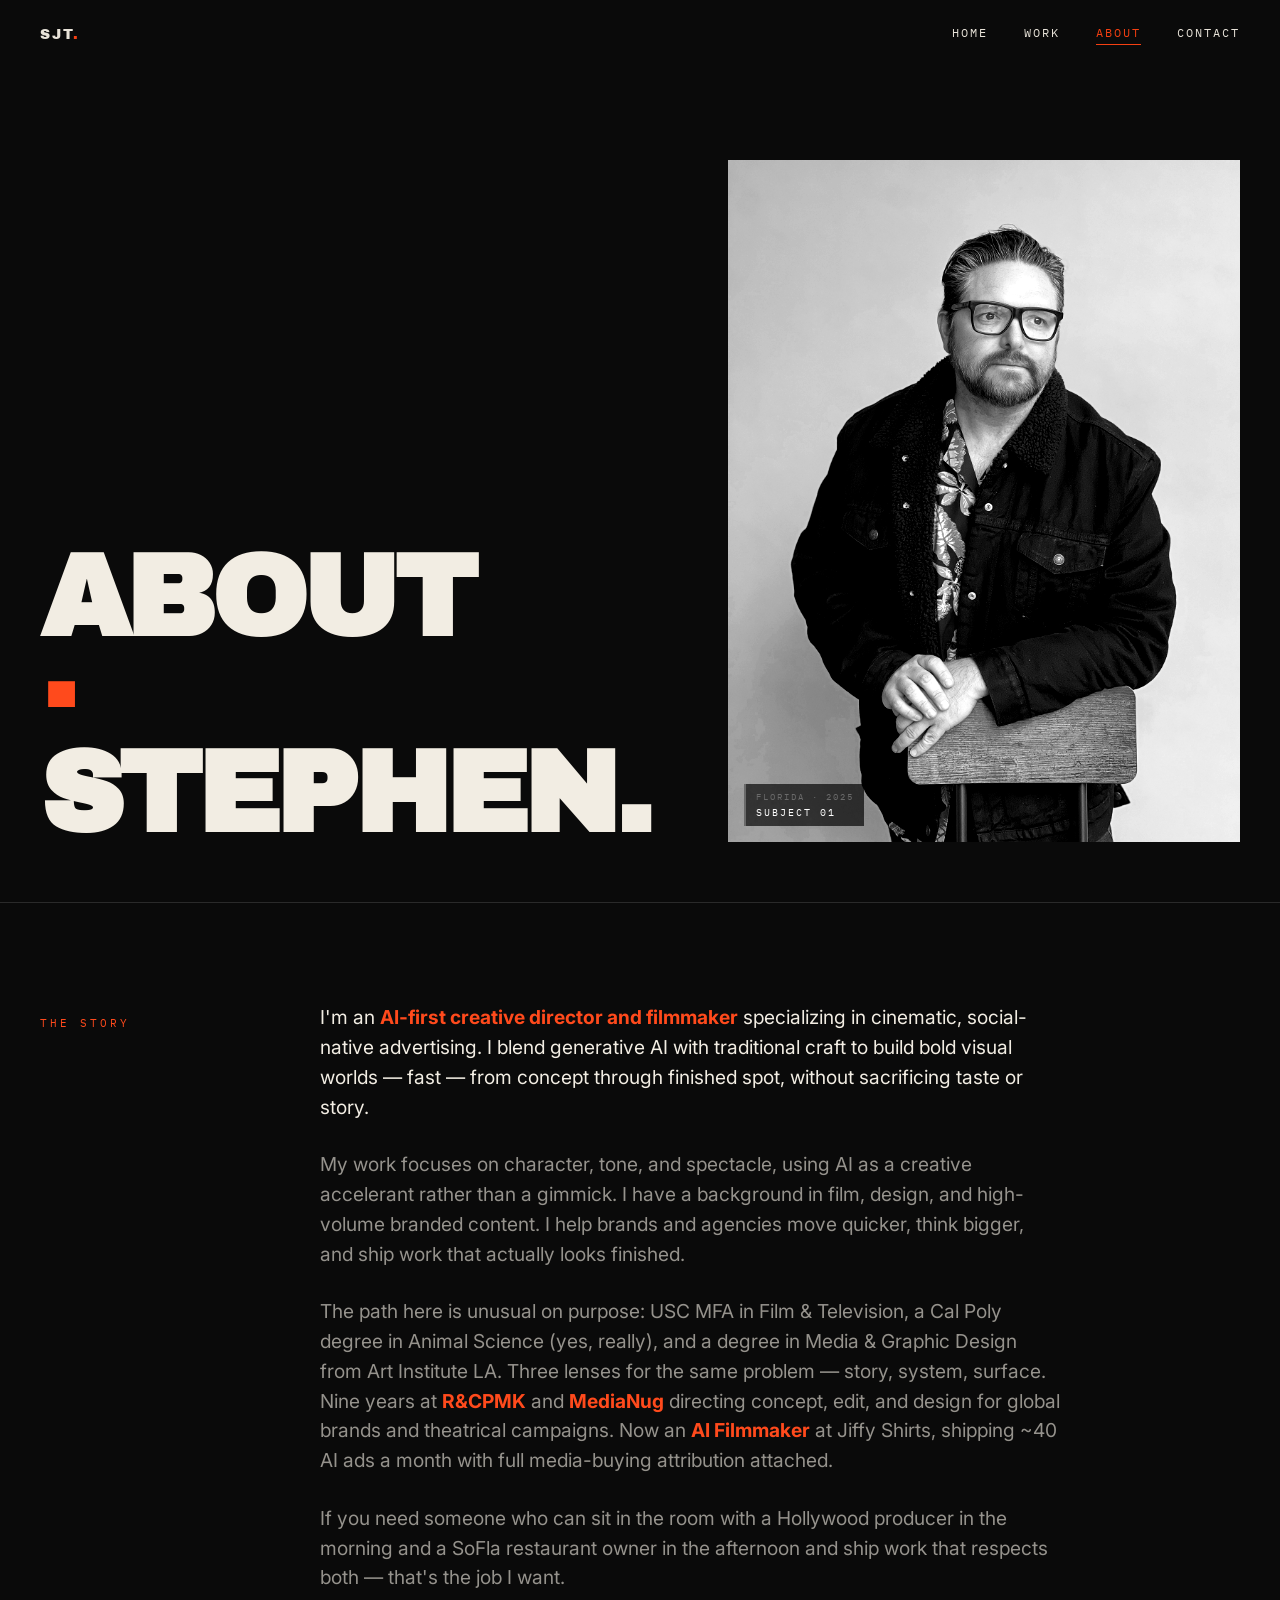
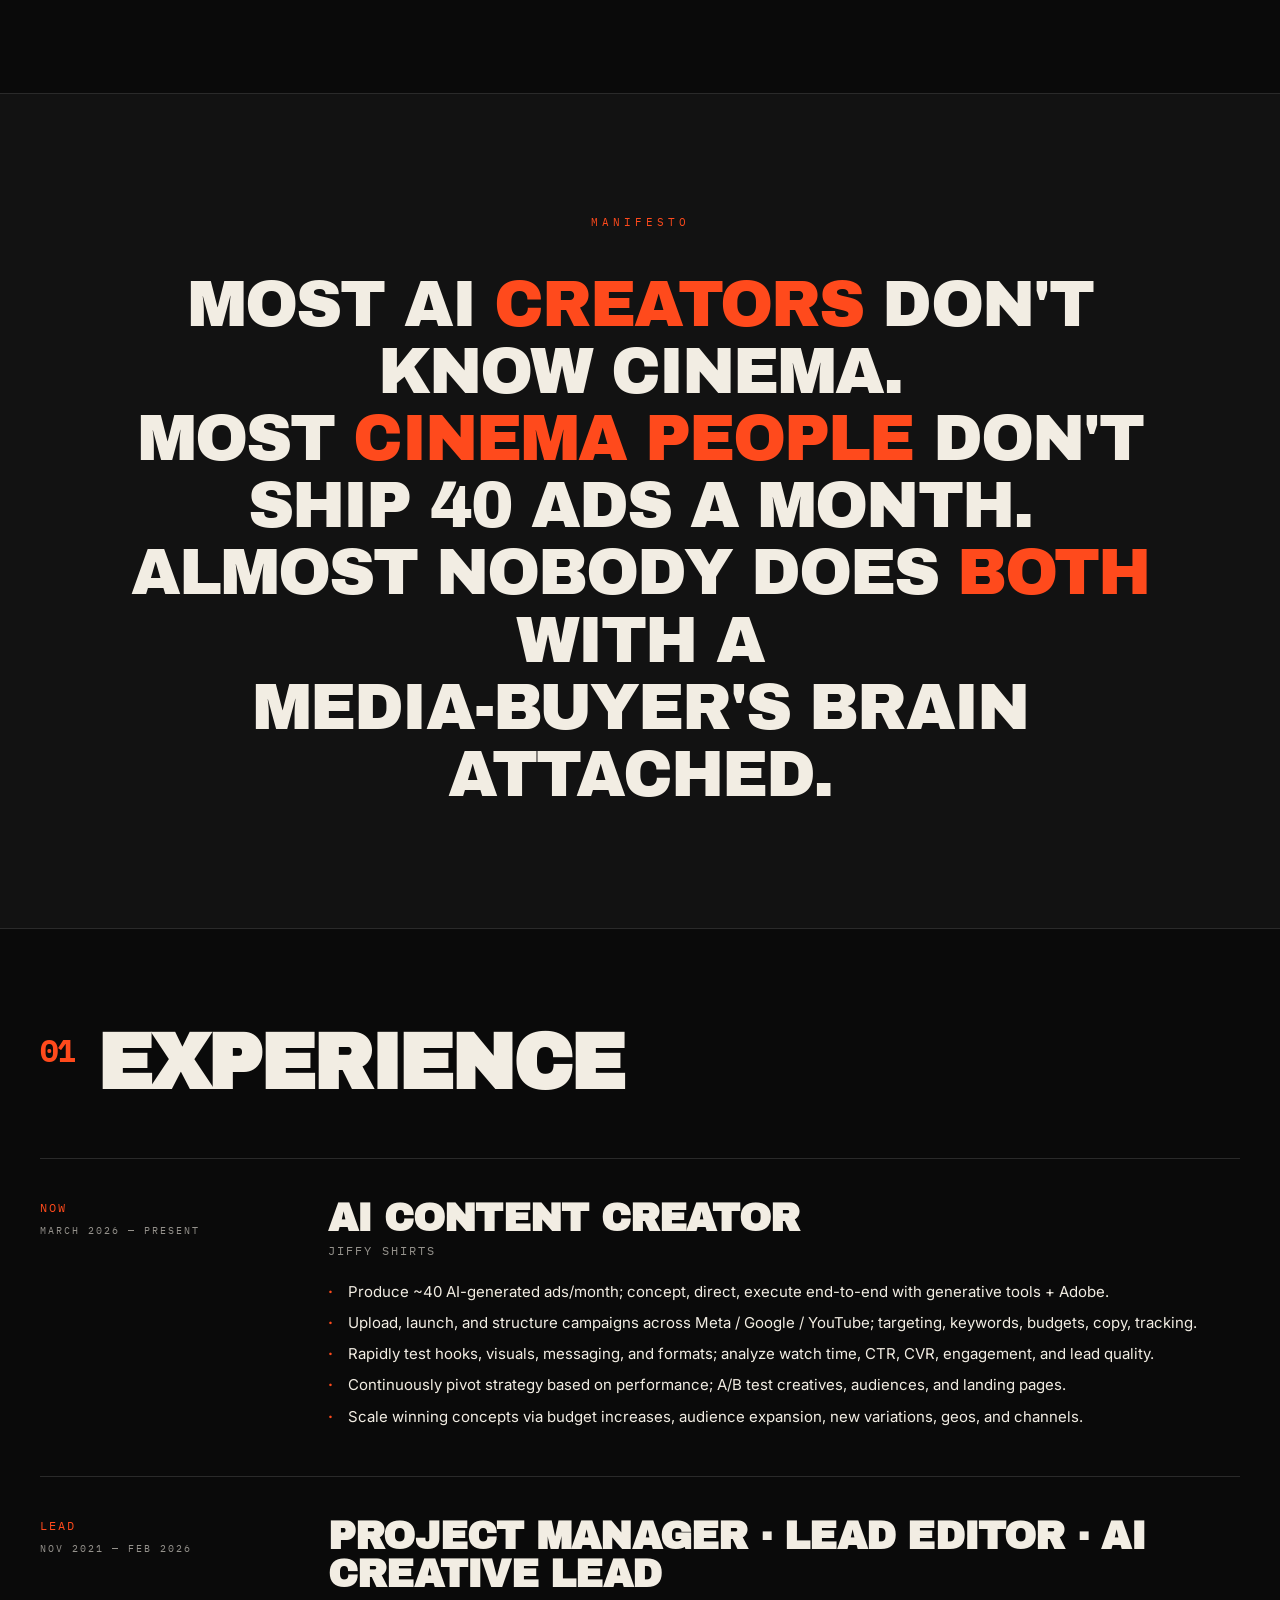
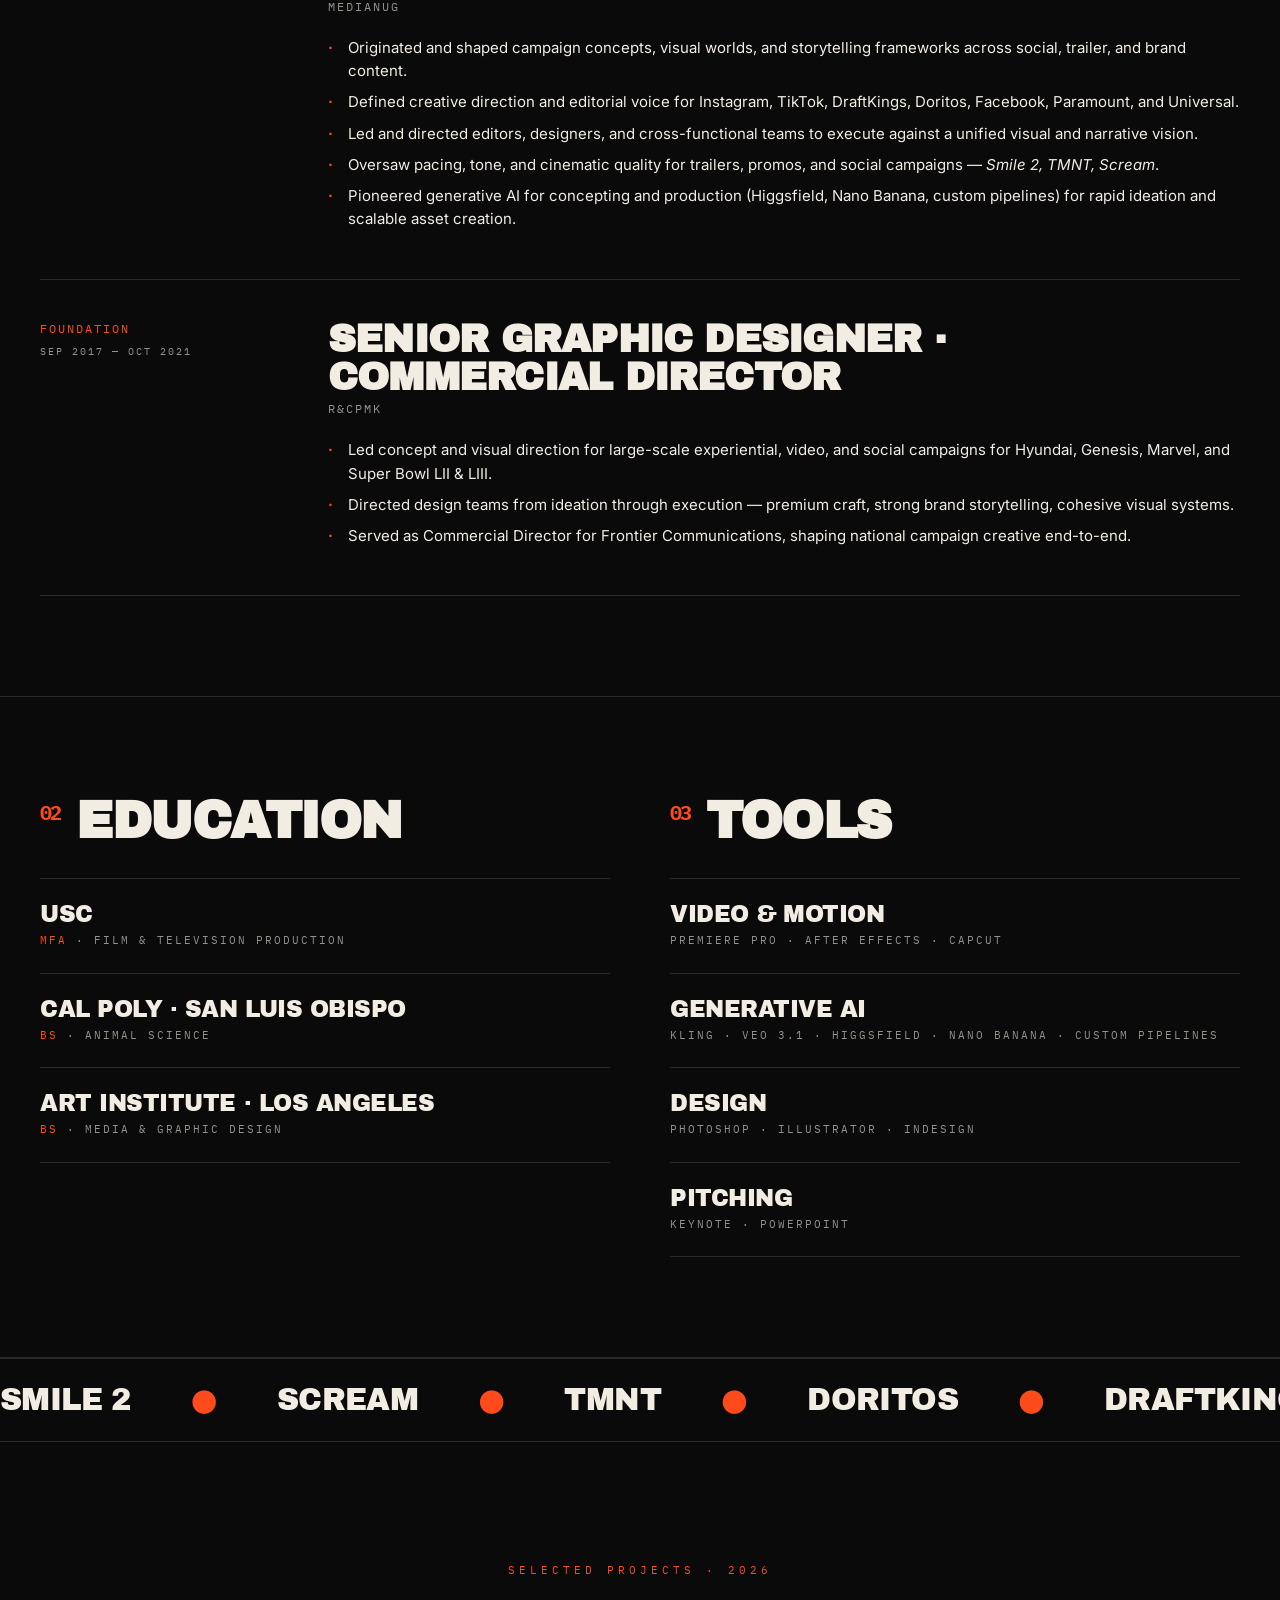
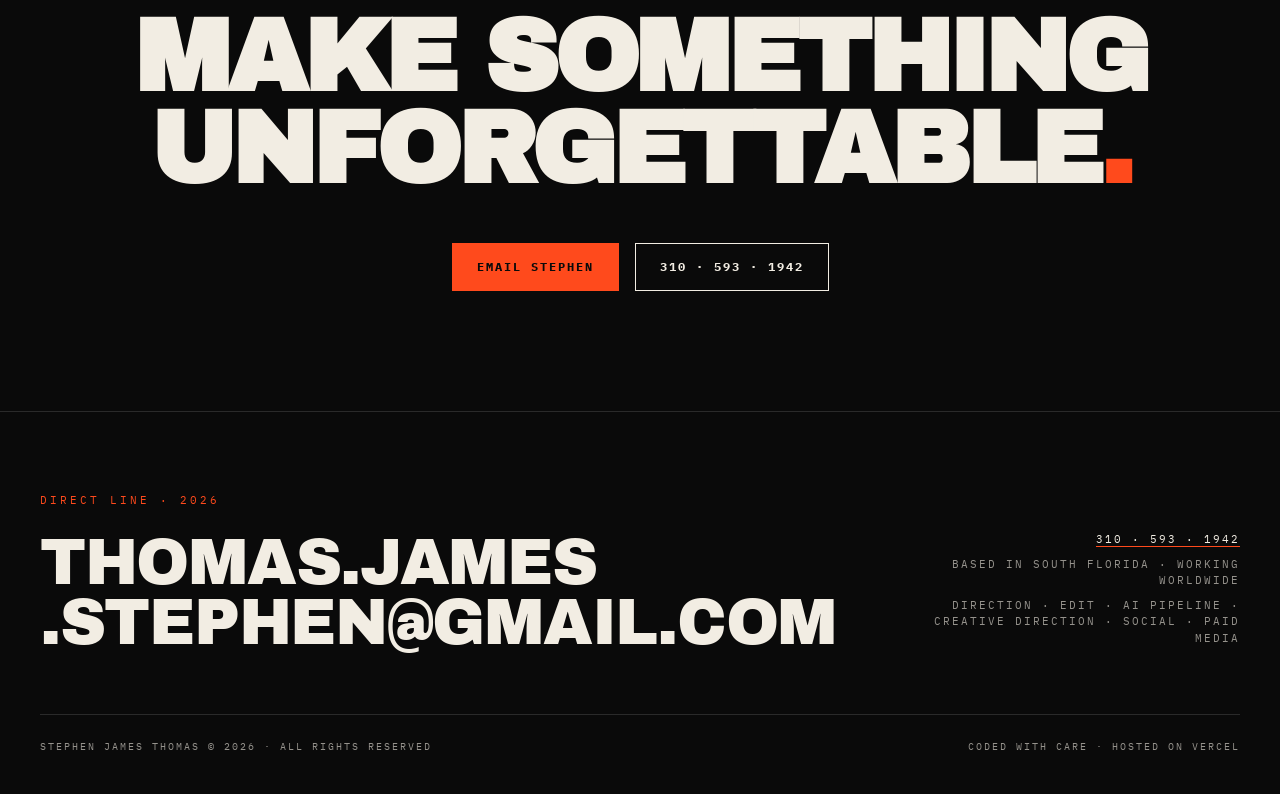
<file: about.html>
<!DOCTYPE html>
<html lang="en">
<head>
<meta charset="UTF-8">
<meta name="viewport" content="width=device-width, initial-scale=1.0">
<title>About — Stephen James Thomas</title>
<meta name="description" content="Stephen James Thomas. AI Filmmaker, director, and creative lead. USC MFA Film & Television Production. Cal Poly San Luis Obispo BS Animal Science. Art Institute of Los Angeles BS Media & Graphic Design. Nine years at R&CPMK and MediaNug. Now shipping AI ads at Jiffy Shirts.">
<meta property="og:title" content="About — Stephen James Thomas">
<meta property="og:description" content="Cinematic taste, generative speed. Built end-to-end. Built for now.">
<meta property="og:image" content="https://img1.wsimg.com/isteam/ip/c4a8f62f-b64a-4068-813d-58c42c853ae6/hf_20260301_074450_5ca5c105-e984-43ba-be63-c4.jpeg">
<meta name="theme-color" content="#0A0A0A">
<link rel="icon" href="data:image/svg+xml,%3Csvg xmlns='http://www.w3.org/2000/svg' viewBox='0 0 100 100'%3E%3Crect width='100' height='100' fill='%230A0A0A'/%3E%3Ctext x='50' y='72' font-family='Arial Black' font-size='80' fill='%23FF4A1C' text-anchor='middle'%3ES%3C/text%3E%3C/svg%3E">
<link rel="preconnect" href="https://fonts.googleapis.com">
<link rel="preconnect" href="https://fonts.gstatic.com" crossorigin>
<link href="https://fonts.googleapis.com/css2?family=Archivo+Black&family=IBM+Plex+Mono:wght@400;500;700&family=Inter:wght@400;500;700;900&display=swap" rel="stylesheet">
<link rel="stylesheet" href="styles.css">
<style>
  /* ============ ABOUT PAGE ============ */
  .about-hero {
    padding: 160px var(--pad-x) 60px;
    display: grid;
    grid-template-columns: 1.1fr 1fr;
    gap: 80px;
    align-items: end;
    border-bottom: 1px solid var(--grey);
  }
  .about-hero h1 {
    font-family: var(--font-display);
    font-size: clamp(54px, 9vw, 168px);
    line-height: 0.85;
    letter-spacing: -0.04em;
    text-transform: uppercase;
  }
  .about-hero h1 .accent { color: var(--orange); }
  .about-photo {
    aspect-ratio: 3/4;
    /* Portrait of Stephen — drop a new image at videos/SJT Website 2026 Stills/ and update this URL to swap */
    background-image: url('videos/SJT%20Website%202026%20Stills/SJT%20profile%20Look%20Right.jpg');
    background-size: cover; background-position: center;
    filter: grayscale(100%) contrast(1.15);
    position: relative;
    overflow: hidden;
  }
  .about-photo::after {
    content: ''; position: absolute; inset: 0;
    background: var(--orange);
    mix-blend-mode: color;
    opacity: 0.22;
  }
  .about-photo .photo-meta {
    position: absolute; left: 16px; bottom: 16px; z-index: 2;
    font-family: var(--font-mono);
    font-size: 10px; letter-spacing: 2px; text-transform: uppercase;
    color: var(--cream);
    background: rgba(0,0,0,0.6);
    padding: 6px 10px;
    border-left: 2px solid var(--orange);
  }
  .about-photo .photo-meta span {
    display: block; color: var(--orange); font-size: 9px; margin-bottom: 2px;
  }

  /* bio section */
  .bio-section {
    padding: 100px var(--pad-x);
    display: grid;
    grid-template-columns: 200px 1fr;
    gap: 80px;
    border-bottom: 1px solid var(--grey);
  }
  .bio-section .label {
    font-family: var(--font-mono);
    font-size: 11px; letter-spacing: 3px; text-transform: uppercase;
    color: var(--orange);
    padding-top: 12px;
  }
  .bio-section .body {
    max-width: 740px;
  }
  .bio-section p {
    font-family: var(--font-body);
    font-size: clamp(17px, 1.5vw, 22px);
    line-height: 1.55;
    color: var(--cream);
    margin-bottom: 28px;
  }
  .bio-section p strong { color: var(--orange); font-weight: 700; }
  .bio-section p + p { color: var(--cream-dim); }
  .bio-section p:last-child { margin-bottom: 0; }

  /* manifesto pull quote */
  .manifesto {
    padding: 120px var(--pad-x);
    text-align: center;
    background: var(--bg-2);
    border-bottom: 1px solid var(--grey);
  }
  .manifesto .label {
    font-family: var(--font-mono);
    font-size: 11px; letter-spacing: 4px; text-transform: uppercase;
    color: var(--orange);
    margin-bottom: 40px;
  }
  .manifesto blockquote {
    font-family: var(--font-display);
    font-size: clamp(32px, 5vw, 80px);
    line-height: 1.05;
    letter-spacing: -0.03em;
    text-transform: uppercase;
    max-width: 1100px;
    margin: 0 auto;
  }
  .manifesto blockquote .em { color: var(--orange); }

  /* experience timeline */
  .timeline-section {
    padding: 100px var(--pad-x);
    border-bottom: 1px solid var(--grey);
  }
  .timeline-section h2 {
    font-family: var(--font-display);
    font-size: clamp(40px, 6vw, 96px);
    text-transform: uppercase;
    line-height: 0.9;
    letter-spacing: -0.03em;
    margin-bottom: 60px;
  }
  .timeline-section h2 .num {
    color: var(--orange); font-size: 0.4em; vertical-align: super;
    font-family: var(--font-mono);
  }
  .role {
    display: grid;
    grid-template-columns: 240px 1fr;
    gap: 48px;
    padding: 40px 0;
    border-top: 1px solid var(--grey);
    align-items: start;
  }
  .role:last-child { border-bottom: 1px solid var(--grey); }
  .role .when {
    font-family: var(--font-mono);
    font-size: 12px; letter-spacing: 2px; text-transform: uppercase;
    color: var(--orange);
  }
  .role .when .span-years {
    display: block;
    color: var(--cream-dim);
    margin-top: 6px;
    font-size: 10px;
  }
  .role h3 {
    font-family: var(--font-display);
    font-size: clamp(24px, 3vw, 40px);
    text-transform: uppercase;
    line-height: 1;
    letter-spacing: -0.02em;
    margin-bottom: 4px;
  }
  .role .place {
    font-family: var(--font-mono);
    font-size: 12px; letter-spacing: 2px; text-transform: uppercase;
    color: var(--cream-dim);
    margin-bottom: 20px;
  }
  .role ul {
    list-style: none; padding: 0;
  }
  .role ul li {
    font-size: 15px;
    line-height: 1.55;
    color: var(--cream);
    padding-left: 20px;
    position: relative;
    margin-bottom: 8px;
  }
  .role ul li::before {
    content: '·';
    color: var(--orange);
    position: absolute;
    left: 0; top: 0;
    font-weight: 700;
  }

  /* education + tools */
  .ed-tools {
    padding: 100px var(--pad-x);
    display: grid;
    grid-template-columns: 1fr 1fr;
    gap: 60px;
    border-bottom: 1px solid var(--grey);
  }
  .panel h2 {
    font-family: var(--font-display);
    font-size: clamp(32px, 4vw, 64px);
    text-transform: uppercase;
    line-height: 0.95;
    letter-spacing: -0.03em;
    margin-bottom: 32px;
  }
  .panel h2 .num {
    color: var(--orange); font-size: 0.4em; vertical-align: super;
    font-family: var(--font-mono);
  }
  .panel .row {
    padding: 24px 0;
    border-top: 1px solid var(--grey);
  }
  .panel .row:last-child { border-bottom: 1px solid var(--grey); }
  .panel .row .top {
    font-family: var(--font-display);
    font-size: clamp(18px, 1.8vw, 24px);
    text-transform: uppercase;
    line-height: 1;
    letter-spacing: -0.02em;
    margin-bottom: 6px;
  }
  .panel .row .bot {
    font-family: var(--font-mono);
    font-size: 11px; letter-spacing: 2px; text-transform: uppercase;
    color: var(--cream-dim);
  }
  .panel .row .bot .accent { color: var(--orange); }

  /* CTA */
  .cta-band {
    padding: 120px var(--pad-x);
    text-align: center;
  }
  .cta-band .label {
    font-family: var(--font-mono);
    font-size: 11px; letter-spacing: 4px; text-transform: uppercase;
    color: var(--orange);
    margin-bottom: 32px;
  }
  .cta-band h2 {
    font-family: var(--font-display);
    font-size: clamp(40px, 8vw, 140px);
    line-height: 0.9;
    letter-spacing: -0.04em;
    text-transform: uppercase;
    margin-bottom: 48px;
  }
  .cta-band h2 .accent { color: var(--orange); }
  .cta-band .cta-actions {
    display: flex; gap: 16px; justify-content: center; flex-wrap: wrap;
  }

  /* tablet (iPad portrait / small laptop) */
  @media (max-width: 1024px) {
    .about-hero { padding: 140px 32px 50px; gap: 50px; }
    .bio-section { padding: 80px 32px; grid-template-columns: 160px 1fr; gap: 50px; }
    .manifesto, .timeline-section, .ed-tools, .cta-band { padding: 80px 32px; }
    .role { grid-template-columns: 180px 1fr; gap: 32px; }
  }

  @media (max-width: 900px) {
    .about-hero { padding: 110px var(--pad-x-mobile) 40px; grid-template-columns: 1fr; gap: 32px; }
    .about-photo { max-width: 400px; }
    .bio-section { padding: 60px var(--pad-x-mobile); grid-template-columns: 1fr; gap: 24px; }
    .manifesto { padding: 60px var(--pad-x-mobile); }
    .timeline-section { padding: 60px var(--pad-x-mobile); }
    .role { grid-template-columns: 1fr; gap: 12px; }
    .ed-tools { padding: 60px var(--pad-x-mobile); grid-template-columns: 1fr; }
    .cta-band { padding: 80px var(--pad-x-mobile); }
  }
</style>
</head>
<body>

<nav class="site-nav">
  <a class="mark" href="index.html">SJT<span class="dot">.</span></a>
  <button class="menu-btn" aria-label="Menu" onclick="document.querySelector('.nav-links').classList.toggle('open')">Menu</button>
  <div class="nav-links">
    <a href="index.html">Home</a>
    <a href="work.html">Work</a>
    <a href="about.html" class="active">About</a>
    <a href="index.html#contact">Contact</a>
  </div>
</nav>

<!-- ============ ABOUT HERO ============ -->
<section class="about-hero">
  <h1 data-reveal>About<br><span class="accent">·</span> Stephen.</h1>
  <div class="about-photo" data-reveal data-reveal-delay="1">
    <div class="photo-meta">
      <span>Florida · 2025</span>
      Subject 01
    </div>
  </div>
</section>

<!-- ============ BIO ============ -->
<section class="bio-section">
  <div class="label" data-reveal>The Story</div>
  <div class="body">
    <p data-reveal>I'm an <strong>AI-first creative director and filmmaker</strong> specializing in cinematic, social-native advertising. I blend generative AI with traditional craft to build bold visual worlds — fast — from concept through finished spot, without sacrificing taste or story.</p>

    <p data-reveal data-reveal-delay="1">My work focuses on character, tone, and spectacle, using AI as a creative accelerant rather than a gimmick. I have a background in film, design, and high-volume branded content. I help brands and agencies move quicker, think bigger, and ship work that actually looks finished.</p>

    <p data-reveal data-reveal-delay="2">The path here is unusual on purpose: USC MFA in Film & Television, a Cal Poly degree in Animal Science (yes, really), and a degree in Media & Graphic Design from Art Institute LA. Three lenses for the same problem — story, system, surface. Nine years at <strong>R&amp;CPMK</strong> and <strong>MediaNug</strong> directing concept, edit, and design for global brands and theatrical campaigns. Now an <strong>AI Filmmaker</strong> at Jiffy Shirts, shipping ~40 AI ads a month with full media-buying attribution attached.</p>

    <p data-reveal data-reveal-delay="3">If you need someone who can sit in the room with a Hollywood producer in the morning and a SoFla restaurant owner in the afternoon and ship work that respects both — that's the job I want.</p>
  </div>
</section>

<!-- ============ MANIFESTO ============ -->
<section class="manifesto">
  <div class="label" data-reveal>Manifesto</div>
  <blockquote data-reveal data-reveal-delay="1">
    Most AI <span class="em">creators</span> don't know cinema.<br>
    Most <span class="em">cinema people</span> don't ship 40 ads a month.<br>
    Almost nobody does <span class="em">both</span> with a<br>media-buyer's brain attached.
  </blockquote>
</section>

<!-- ============ EXPERIENCE ============ -->
<section class="timeline-section">
  <h2 data-reveal><span class="num">01</span> Experience</h2>

  <div class="role" data-reveal>
    <div class="when">Now<br><span class="span-years">March 2026 — Present</span></div>
    <div>
      <h3>AI Content Creator</h3>
      <div class="place">Jiffy Shirts</div>
      <ul>
        <li>Produce ~40 AI-generated ads/month; concept, direct, execute end-to-end with generative tools + Adobe.</li>
        <li>Upload, launch, and structure campaigns across Meta / Google / YouTube; targeting, keywords, budgets, copy, tracking.</li>
        <li>Rapidly test hooks, visuals, messaging, and formats; analyze watch time, CTR, CVR, engagement, and lead quality.</li>
        <li>Continuously pivot strategy based on performance; A/B test creatives, audiences, and landing pages.</li>
        <li>Scale winning concepts via budget increases, audience expansion, new variations, geos, and channels.</li>
      </ul>
    </div>
  </div>

  <div class="role" data-reveal>
    <div class="when">Lead<br><span class="span-years">Nov 2021 — Feb 2026</span></div>
    <div>
      <h3>Project Manager · Lead Editor · AI Creative Lead</h3>
      <div class="place">MediaNug</div>
      <ul>
        <li>Originated and shaped campaign concepts, visual worlds, and storytelling frameworks across social, trailer, and brand content.</li>
        <li>Defined creative direction and editorial voice for Instagram, TikTok, DraftKings, Doritos, Facebook, Paramount, and Universal.</li>
        <li>Led and directed editors, designers, and cross-functional teams to execute against a unified visual and narrative vision.</li>
        <li>Oversaw pacing, tone, and cinematic quality for trailers, promos, and social campaigns — <em>Smile 2, TMNT, Scream</em>.</li>
        <li>Pioneered generative AI for concepting and production (Higgsfield, Nano Banana, custom pipelines) for rapid ideation and scalable asset creation.</li>
      </ul>
    </div>
  </div>

  <div class="role" data-reveal>
    <div class="when">Foundation<br><span class="span-years">Sep 2017 — Oct 2021</span></div>
    <div>
      <h3>Senior Graphic Designer · Commercial Director</h3>
      <div class="place">R&amp;CPMK</div>
      <ul>
        <li>Led concept and visual direction for large-scale experiential, video, and social campaigns for Hyundai, Genesis, Marvel, and Super Bowl LII &amp; LIII.</li>
        <li>Directed design teams from ideation through execution — premium craft, strong brand storytelling, cohesive visual systems.</li>
        <li>Served as Commercial Director for Frontier Communications, shaping national campaign creative end-to-end.</li>
      </ul>
    </div>
  </div>
</section>

<!-- ============ EDUCATION & TOOLS ============ -->
<section class="ed-tools">
  <div class="panel">
    <h2 data-reveal><span class="num">02</span> Education</h2>
    <div class="row" data-reveal>
      <div class="top">USC</div>
      <div class="bot"><span class="accent">MFA</span> · Film &amp; Television Production</div>
    </div>
    <div class="row" data-reveal>
      <div class="top">Cal Poly · San Luis Obispo</div>
      <div class="bot"><span class="accent">BS</span> · Animal Science</div>
    </div>
    <div class="row" data-reveal>
      <div class="top">Art Institute · Los Angeles</div>
      <div class="bot"><span class="accent">BS</span> · Media &amp; Graphic Design</div>
    </div>
  </div>

  <div class="panel">
    <h2 data-reveal><span class="num">03</span> Tools</h2>
    <div class="row" data-reveal>
      <div class="top">Video &amp; Motion</div>
      <div class="bot">Premiere Pro · After Effects · CapCut</div>
    </div>
    <div class="row" data-reveal>
      <div class="top">Generative AI</div>
      <div class="bot">Kling · Veo 3.1 · Higgsfield · Nano Banana · Custom Pipelines</div>
    </div>
    <div class="row" data-reveal>
      <div class="top">Design</div>
      <div class="bot">Photoshop · Illustrator · InDesign</div>
    </div>
    <div class="row" data-reveal>
      <div class="top">Pitching</div>
      <div class="bot">Keynote · PowerPoint</div>
    </div>
  </div>
</section>

<!-- ============ MARQUEE ============ -->
<div class="marquee">
  <div class="marquee-inner">
    <span>SMILE 2</span><span class="dot">●</span>
    <span>SCREAM</span><span class="dot">●</span>
    <span>TMNT</span><span class="dot">●</span>
    <span>DORITOS</span><span class="dot">●</span>
    <span>DRAFTKINGS</span><span class="dot">●</span>
    <span>HYUNDAI</span><span class="dot">●</span>
    <span>GENESIS</span><span class="dot">●</span>
    <span>INSTAGRAM</span><span class="dot">●</span>
    <span>TIKTOK</span><span class="dot">●</span>
    <span>PARAMOUNT</span><span class="dot">●</span>
    <span>UNIVERSAL</span><span class="dot">●</span>
    <span>MARVEL</span><span class="dot">●</span>
    <span>FRONTIER</span><span class="dot">●</span>
    <span>SUPER BOWL LII</span><span class="dot">●</span>
    <span>SUPER BOWL LIII</span><span class="dot">●</span>
    <span>SMILE 2</span><span class="dot">●</span>
    <span>SCREAM</span><span class="dot">●</span>
    <span>TMNT</span><span class="dot">●</span>
    <span>DORITOS</span><span class="dot">●</span>
    <span>DRAFTKINGS</span><span class="dot">●</span>
    <span>HYUNDAI</span><span class="dot">●</span>
    <span>GENESIS</span><span class="dot">●</span>
    <span>INSTAGRAM</span><span class="dot">●</span>
    <span>TIKTOK</span><span class="dot">●</span>
    <span>PARAMOUNT</span><span class="dot">●</span>
    <span>UNIVERSAL</span><span class="dot">●</span>
    <span>MARVEL</span><span class="dot">●</span>
    <span>FRONTIER</span><span class="dot">●</span>
    <span>SUPER BOWL LII</span><span class="dot">●</span>
    <span>SUPER BOWL LIII</span><span class="dot">●</span>
  </div>
</div>

<!-- ============ CTA ============ -->
<section class="cta-band">
  <div class="label" data-reveal>Selected projects · 2026</div>
  <h2 data-reveal data-reveal-delay="1">Make something<br>unforgettable<span class="accent">.</span></h2>
  <div class="cta-actions" data-reveal data-reveal-delay="2">
    <a class="btn btn-primary" href="mailto:thomas.james.stephen@gmail.com?subject=Let's%20work%20together">Email Stephen</a>
    <a class="btn" href="tel:+13105931942">310 · 593 · 1942</a>
  </div>
</section>

<!-- ============ FOOTER ============ -->
<footer class="site-foot">
  <div class="foot-grid">
    <div>
      <div class="foot-closer">Direct line · 2026</div>
      <div class="foot-contact">
        <a href="mailto:thomas.james.stephen@gmail.com">thomas.james<br>.stephen@gmail.com</a>
      </div>
    </div>
    <div class="foot-side">
      <div><a href="tel:+13105931942">310 · 593 · 1942</a></div>
      <div>Based in South Florida · Working worldwide</div>
      <div>Direction · Edit · AI pipeline · Creative direction · Social · Paid media</div>
    </div>
  </div>
  <div class="foot-bottom">
    <div>Stephen James Thomas © 2026 · All rights reserved</div>
    <div>Coded with care · Hosted on Vercel</div>
  </div>
</footer>

<script>
  const io = new IntersectionObserver((entries) => {
    entries.forEach(e => { if (e.isIntersecting) { e.target.classList.add('is-visible'); io.unobserve(e.target); } });
  }, { threshold: 0.1 });
  document.querySelectorAll('[data-reveal]').forEach(el => io.observe(el));

  const nav = document.querySelector('.site-nav');
  window.addEventListener('scroll', () => nav.classList.toggle('scrolled', window.scrollY > 40));

  document.querySelectorAll('.nav-links a').forEach(a => {
    a.addEventListener('click', () => document.querySelector('.nav-links').classList.remove('open'));
  });
</script>

</body>
</html>
</file>
<file: styles.css>
/* ============================================
   SJT — BRUTAL DESIGN SYSTEM
   Shared styles for homepage, work, about
   ============================================ */

:root {
  /* color tokens */
  --bg: #0A0A0A;
  --bg-2: #121212;
  --grey: #2A2A2A;
  --grey-2: #1A1A1A;
  --line: rgba(242, 237, 227, 0.12);
  --line-strong: rgba(242, 237, 227, 0.2);
  --cream: #F2EDE3;
  --cream-dim: rgba(242, 237, 227, 0.6);
  --orange: #FF4A1C;
  --orange-dim: rgba(255, 74, 28, 0.4);

  /* type */
  --font-display: 'Archivo Black', system-ui, sans-serif;
  --font-body: 'Inter', system-ui, sans-serif;
  --font-mono: 'IBM Plex Mono', ui-monospace, monospace;

  /* spacing */
  --pad-x: 40px;
  --pad-x-mobile: 20px;
}

* { margin: 0; padding: 0; box-sizing: border-box; }

html { scroll-behavior: smooth; }

body {
  background: var(--bg);
  color: var(--cream);
  font-family: var(--font-body);
  overflow-x: hidden;
  line-height: 1.5;
  -webkit-font-smoothing: antialiased;
  text-rendering: optimizeLegibility;
}

::selection { background: var(--orange); color: var(--bg); }

/* ============ NAV ============ */
nav.site-nav {
  position: fixed; top: 0; left: 0; right: 0; z-index: 100;
  display: flex; justify-content: space-between; align-items: center;
  padding: 24px var(--pad-x);
  mix-blend-mode: difference;
  transition: padding .3s;
}
nav.site-nav.scrolled { padding: 14px var(--pad-x); }
.mark {
  font-family: var(--font-display);
  font-size: 14px; letter-spacing: 2px; color: var(--cream);
  text-decoration: none;
}
.mark .dot { color: var(--orange); }
.nav-links {
  display: flex; gap: 36px;
  font-family: var(--font-mono);
  font-size: 12px; letter-spacing: 2px; text-transform: uppercase;
}
.nav-links a {
  color: var(--cream); text-decoration: none;
  border-bottom: 1px solid transparent;
  padding-bottom: 2px;
  transition: border-color .2s, color .2s;
}
.nav-links a.active { border-bottom-color: var(--orange); color: var(--orange); }
.nav-links a:hover { border-bottom-color: var(--orange); color: var(--orange); }

/* mobile menu */
.menu-btn {
  display: none;
  background: none; border: 1px solid var(--cream);
  color: var(--cream);
  padding: 8px 14px;
  font-family: var(--font-mono);
  font-size: 11px; letter-spacing: 2px; text-transform: uppercase;
  cursor: pointer;
}

/* ============ REUSABLE COMPONENTS ============ */
.eyebrow {
  font-family: var(--font-mono);
  font-size: 12px; letter-spacing: 4px; text-transform: uppercase;
  color: var(--orange);
  display: inline-flex; align-items: center; gap: 12px;
}
.eyebrow::before {
  content: ''; width: 32px; height: 1px; background: var(--orange);
}

.display {
  font-family: var(--font-display);
  font-size: clamp(54px, 12vw, 200px);
  line-height: 0.85;
  letter-spacing: -0.04em;
  text-transform: uppercase;
}
.display .accent { color: var(--orange); }

.h2 {
  font-family: var(--font-display);
  font-size: clamp(40px, 6vw, 96px);
  text-transform: uppercase;
  line-height: 0.9;
  letter-spacing: -0.03em;
}
.h2 .num {
  color: var(--orange); font-size: 0.45em; vertical-align: super;
  font-family: var(--font-mono);
}

.btn {
  display: inline-flex; align-items: center; gap: 10px;
  padding: 14px 24px;
  border: 1px solid var(--cream);
  background: transparent;
  color: var(--cream);
  font-family: var(--font-mono);
  font-size: 12px; letter-spacing: 2px; text-transform: uppercase;
  font-weight: 700;
  text-decoration: none;
  transition: background .2s, color .2s, border-color .2s;
  cursor: pointer;
}
.btn:hover { background: var(--orange); border-color: var(--orange); color: var(--bg); }
.btn.btn-primary {
  background: var(--orange); border-color: var(--orange); color: var(--bg);
}
.btn.btn-primary:hover { background: var(--cream); border-color: var(--cream); color: var(--bg); }

/* ============ MARQUEE ============ */
.marquee {
  overflow: hidden;
  border-top: 1px solid var(--grey);
  border-bottom: 1px solid var(--grey);
  background: var(--bg);
  padding: 18px 0;
}
.marquee-inner {
  display: flex; gap: 60px;
  white-space: nowrap;
  animation: scroll 40s linear infinite;
  font-family: var(--font-display);
  font-size: clamp(20px, 2.4vw, 32px);
  letter-spacing: -0.02em;
  text-transform: uppercase;
}
.marquee-inner span { color: var(--cream); }
.marquee-inner span.dot { color: var(--orange); }
@keyframes scroll {
  from { transform: translateX(0); }
  to { transform: translateX(-50%); }
}

/* ============ BENTO GRID ============ */
.bento {
  display: grid;
  grid-template-columns: repeat(6, 1fr);
  grid-auto-flow: dense;
  gap: 12px;
}
.tile {
  position: relative;
  overflow: hidden;
  background: var(--grey-2);
  cursor: pointer;
  text-decoration: none;
  color: var(--cream);
  display: block;
}
.tile-bg {
  position: absolute; inset: 0;
  background-size: cover; background-position: center;
  transition: transform .7s cubic-bezier(.22,.61,.36,1);
}
.tile video.tile-video,
.tile img.tile-img {
  position: absolute; inset: 0;
  width: 100%; height: 100%; object-fit: cover;
  transition: transform .7s cubic-bezier(.22,.61,.36,1);
}
.tile:hover .tile-bg,
.tile:hover .tile-video,
.tile:hover .tile-img { transform: scale(1.05); }
.tile-bg::after {
  content: ''; position: absolute; inset: 0;
  background: linear-gradient(180deg, transparent 35%, rgba(10,10,10,.9) 100%);
}
.tile-overlay {
  position: absolute; inset: 0;
  background: linear-gradient(180deg, transparent 35%, rgba(10,10,10,.9) 100%);
  pointer-events: none;
}
/* auto-apply the gradient overlay on any tile that has a video child,
   so label text stays readable on top of moving content */
.tile:has(video.tile-video)::after,
.tile:has(img.tile-img)::after {
  content: ''; position: absolute; inset: 0; z-index: 1;
  background: linear-gradient(180deg, transparent 35%, rgba(10,10,10,.85) 100%);
  pointer-events: none;
}
.tile-label {
  position: absolute; left: 16px; right: 16px; bottom: 16px;
  font-family: var(--font-mono);
  font-size: 11px; letter-spacing: 2px; text-transform: uppercase;
  color: var(--cream);
  z-index: 2;
}
.tile-label .client {
  display: block; color: var(--orange); margin-bottom: 4px;
  font-size: 10px;
}
.tile.landscape { grid-column: span 3; aspect-ratio: 16/9; }
.tile.vertical  { grid-column: span 2; aspect-ratio: 9/16; }
.tile.square    { grid-column: span 2; aspect-ratio: 1/1; }
.tile.wide      { grid-column: span 4; aspect-ratio: 21/9; }
.tile.tall      { grid-column: span 2; aspect-ratio: 9/16; }
.tile.medium    { grid-column: span 3; aspect-ratio: 4/5; }
.tile.feature   { grid-column: 1 / -1; aspect-ratio: 16/9; } /* full-width cinematic row */

.play-pulse {
  position: absolute; top: 16px; right: 16px; z-index: 2;
  width: 8px; height: 8px; border-radius: 50%;
  background: var(--orange);
  animation: pulse 2s infinite;
  box-shadow: 0 0 0 4px rgba(255, 74, 28, 0.2);
}
@keyframes pulse {
  0%, 100% { transform: scale(1); opacity: 1; }
  50% { transform: scale(1.5); opacity: 0.5; }
}

/* placeholder gradient classes for tiles without video yet */
.t1 { background: linear-gradient(135deg, #2A1A0F 0%, #4A2818 100%); }
.t2 { background: linear-gradient(225deg, #1A0F2A 0%, #2A1840 100%); }
.t3 { background: linear-gradient(315deg, #0F2A1A 0%, #1A4028 100%); }
.t4 { background: linear-gradient(45deg, #2A0F1A 0%, #401828 100%); }
.t5 { background: linear-gradient(180deg, #1A1A2A 0%, #283040 100%); }
.t6 { background: linear-gradient(0deg, #2A2A1A 0%, #404028 100%); }
.t7 { background: linear-gradient(135deg, #1A0A0A 0%, #4A1818 100%); }
.t8 { background: linear-gradient(135deg, #0F1A2A 0%, #18284A 100%); }
.t9 { background: linear-gradient(225deg, #2A0F0F 0%, #401818 100%); }
.t10 { background: linear-gradient(45deg, #1F2A0F 0%, #344018 100%); }
.t11 { background: linear-gradient(0deg, #2A0F2A 0%, #401840 100%); }
.t12 { background: linear-gradient(180deg, #0F2A2A 0%, #184040 100%); }

/* ============ FOOTER ============ */
footer.site-foot {
  padding: 80px var(--pad-x) 40px;
  border-top: 1px solid var(--grey);
}
.foot-grid {
  display: grid;
  grid-template-columns: 1fr 1fr;
  gap: 60px;
  align-items: end;
  margin-bottom: 60px;
}
.foot-closer {
  font-family: var(--font-mono);
  font-size: 11px; letter-spacing: 3px; text-transform: uppercase;
  color: var(--orange);
  margin-bottom: 24px;
}
.foot-contact {
  font-family: var(--font-display);
  font-size: clamp(28px, 5vw, 72px);
  color: var(--cream);
  letter-spacing: -0.02em;
  text-transform: uppercase;
  line-height: 0.95;
}
.foot-contact a { color: var(--cream); text-decoration: none; transition: color .2s; }
.foot-contact a:hover { color: var(--orange); }
.foot-side {
  font-family: var(--font-mono);
  font-size: 11px; letter-spacing: 2px; text-transform: uppercase;
  color: var(--cream-dim);
  text-align: right;
}
.foot-side div { margin-bottom: 8px; }
.foot-side a { color: var(--cream); text-decoration: none; border-bottom: 1px solid var(--orange); }
.foot-side a:hover { color: var(--orange); }
.foot-bottom {
  display: flex; justify-content: space-between;
  font-family: var(--font-mono);
  font-size: 10px; letter-spacing: 2px; text-transform: uppercase;
  color: var(--cream-dim);
  padding-top: 24px;
  border-top: 1px solid var(--grey);
}

/* ============ REVEAL ANIMATIONS ============ */
[data-reveal] {
  opacity: 0;
  transform: translateY(24px);
  transition: opacity .8s cubic-bezier(.22,.61,.36,1), transform .8s cubic-bezier(.22,.61,.36,1);
}
[data-reveal].is-visible {
  opacity: 1;
  transform: translateY(0);
}
[data-reveal-delay="1"] { transition-delay: .08s; }
[data-reveal-delay="2"] { transition-delay: .16s; }
[data-reveal-delay="3"] { transition-delay: .24s; }
[data-reveal-delay="4"] { transition-delay: .32s; }

/* ============ HERO VIDEO + AUDIO TOGGLE ============ */
.hero-video {
  position: absolute; inset: 0; z-index: 0;
  width: 100%; height: 100%;
  object-fit: cover;
  filter: grayscale(100%) contrast(1.2) brightness(0.5);
  transform: scale(1.02);
  animation: heroDrift 30s ease-in-out infinite alternate;
}
@keyframes heroDrift {
  from { transform: scale(1.02) translate(0, 0); }
  to { transform: scale(1.08) translate(-1%, 1%); }
}
.hero-video-overlay {
  position: absolute; inset: 0; z-index: 1;
  pointer-events: none;
  background:
    linear-gradient(180deg, rgba(10,10,10,.4) 0%, rgba(10,10,10,.65) 60%, rgba(10,10,10,.95) 100%),
    rgba(255, 74, 28, 0.18);
  mix-blend-mode: multiply;
}
.audio-toggle {
  position: absolute; z-index: 3;
  bottom: 110px; right: var(--pad-x);
  display: inline-flex; align-items: center; gap: 8px;
  padding: 10px 16px;
  background: rgba(10,10,10,0.5);
  backdrop-filter: blur(12px);
  -webkit-backdrop-filter: blur(12px);
  border: 1px solid var(--line-strong);
  color: var(--cream);
  font-family: var(--font-mono);
  font-size: 11px; letter-spacing: 2px; text-transform: uppercase;
  font-weight: 600;
  cursor: pointer;
  transition: background .2s, border-color .2s, color .2s;
}
.audio-toggle:hover { border-color: var(--orange); color: var(--orange); }
.audio-toggle.is-on { background: var(--orange); border-color: var(--orange); color: var(--bg); }
.audio-toggle.is-on:hover { background: var(--cream); border-color: var(--cream); }
.audio-toggle .icon {
  display: inline-block; width: 12px; height: 12px;
  position: relative;
}
.audio-toggle .icon::before {
  content: ''; position: absolute; left: 0; top: 2px;
  width: 5px; height: 8px; background: currentColor;
  clip-path: polygon(0 30%, 60% 30%, 100% 0, 100% 100%, 60% 70%, 0 70%);
}
.audio-toggle .icon::after {
  content: ''; position: absolute; right: 0; top: 50%;
  width: 6px; height: 1px; background: currentColor;
  transform: translateY(-50%) rotate(45deg);
  transform-origin: center;
  opacity: 1;
  transition: opacity .2s;
}
.audio-toggle.is-on .icon::after { opacity: 0; }
.audio-toggle .label-off { display: inline; }
.audio-toggle .label-on { display: none; }
.audio-toggle.is-on .label-off { display: none; }
.audio-toggle.is-on .label-on { display: inline; }

/* ============ TABLET (iPad portrait / small laptop) ============ */
@media (max-width: 1024px) {
  .bento { grid-template-columns: repeat(4, 1fr); }
  .tile.landscape { grid-column: span 2; aspect-ratio: 16/9; }
  .tile.vertical  { grid-column: span 1; aspect-ratio: 9/16; }
  .tile.square    { grid-column: span 2; aspect-ratio: 1/1; }
  .tile.wide      { grid-column: span 4; aspect-ratio: 21/9; }
  .tile.tall      { grid-column: span 1; aspect-ratio: 9/16; }
  .tile.medium    { grid-column: span 2; aspect-ratio: 4/5; }
  nav.site-nav { padding: 20px 32px; }
  .nav-links { gap: 24px; }
}

/* ============ MOBILE ============ */
@media (max-width: 760px) {
  :root { --pad-x: var(--pad-x-mobile); }
  nav.site-nav { padding: 16px var(--pad-x-mobile); }
  .audio-toggle { bottom: auto; top: 80px; right: var(--pad-x-mobile); padding: 8px 12px; font-size: 10px; }
  .nav-links { display: none; }
  .nav-links.open {
    display: flex; position: fixed;
    top: 60px; left: 0; right: 0;
    flex-direction: column; gap: 20px;
    background: var(--bg);
    padding: 24px var(--pad-x-mobile);
    border-bottom: 1px solid var(--grey);
    z-index: 99;
  }
  .menu-btn { display: block; }
  .bento { grid-template-columns: repeat(2, 1fr); }
  .tile.landscape, .tile.wide, .tile.medium { grid-column: span 2; aspect-ratio: 16/9; }
  .tile.vertical, .tile.tall { grid-column: span 1; }
  .tile.square { grid-column: span 2; }
  .foot-grid { grid-template-columns: 1fr; gap: 32px; }
  .foot-side { text-align: left; }
  .foot-bottom { flex-direction: column; gap: 12px; }
}
</file>
